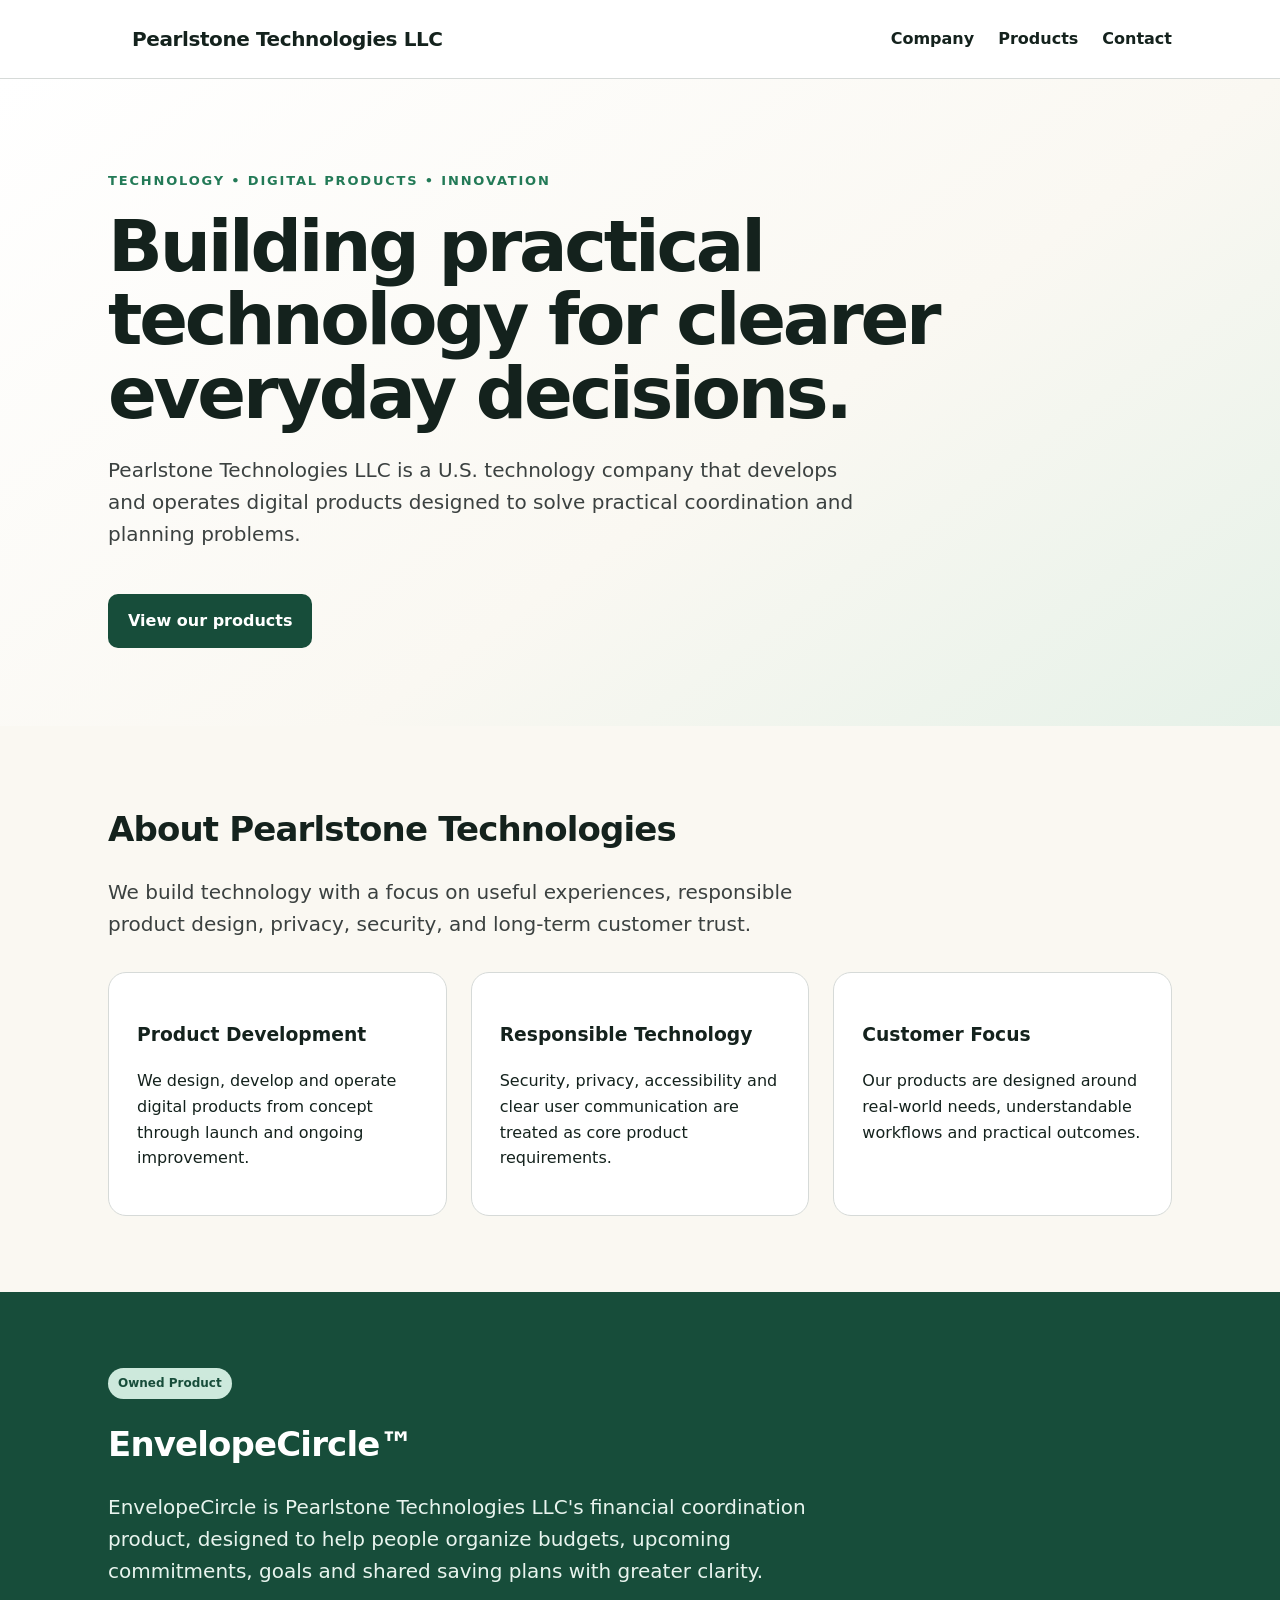
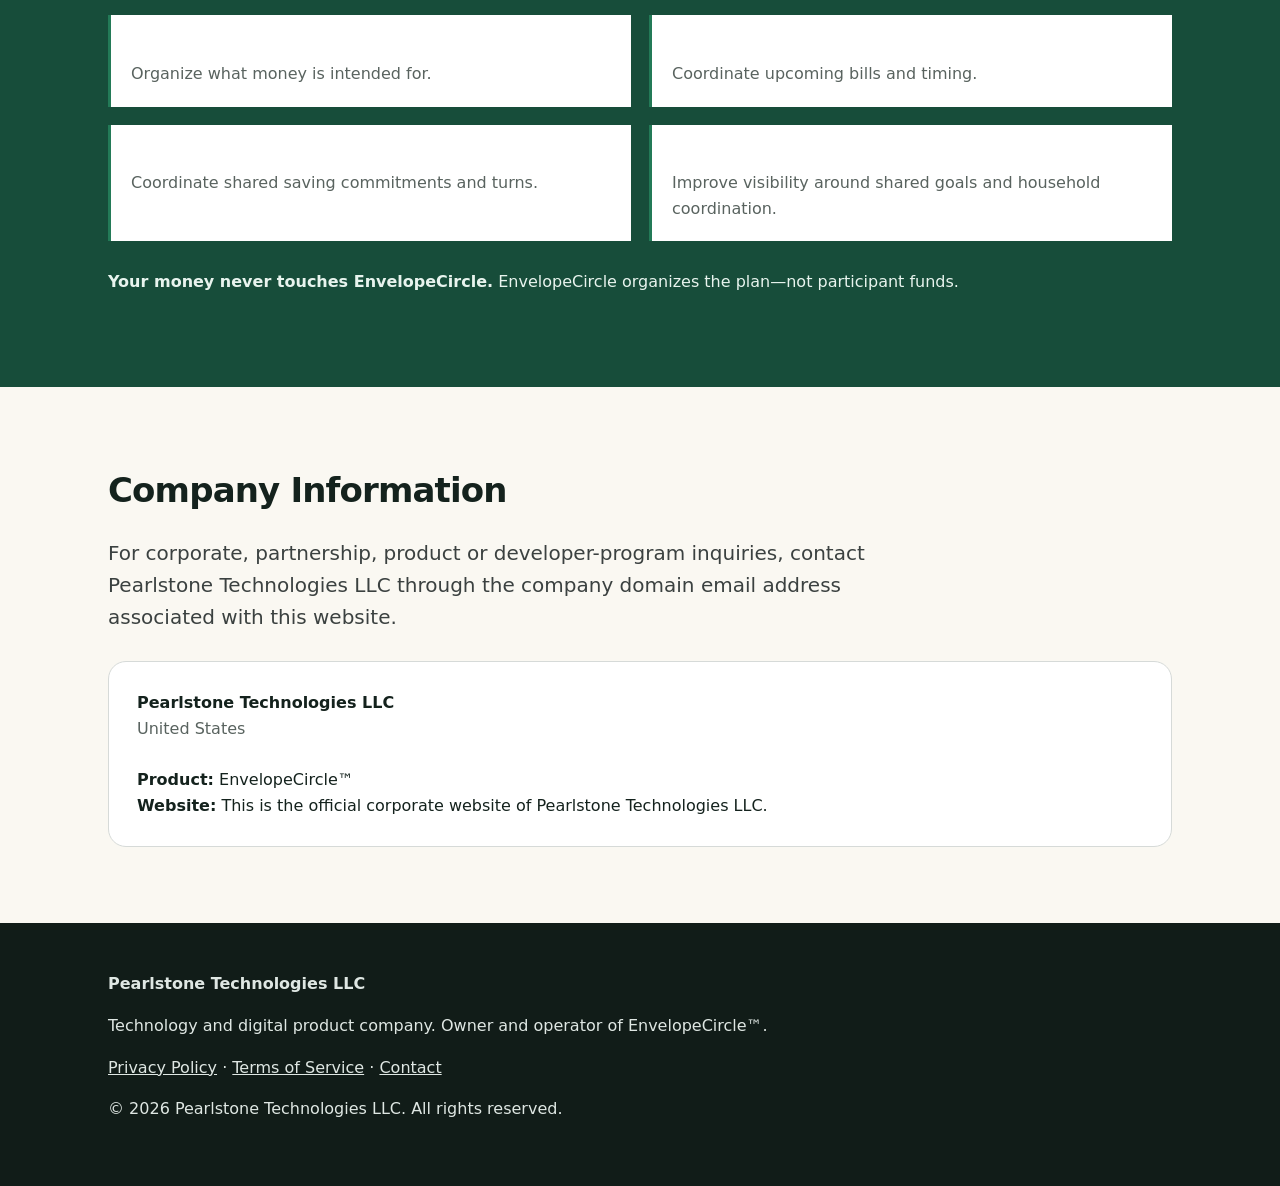
<file: index.html>
<!doctype html><html lang="en"><head><meta charset="utf-8"><meta name="viewport" content="width=device-width,initial-scale=1"><title>Pearlstone Technologies LLC | Technology & Digital Products</title><meta name="description" content="Pearlstone Technologies LLC develops and operates technology and digital products, including EnvelopeCircle, a financial coordination platform."><style>:root{--ink:#14221d;--green:#174d3a;--green2:#237a57;--mint:#cde9dc;--ivory:#faf8f2;--stone:#f1f3f2;--line:#d6dad8}*{box-sizing:border-box}body{margin:0;font-family:Inter,system-ui,-apple-system,Segoe UI,sans-serif;color:var(--ink);background:var(--ivory);line-height:1.6}a{color:var(--green2)}.wrap{max-width:1120px;margin:auto;padding:0 28px}header{border-bottom:1px solid var(--line);background:#fff}.nav{height:78px;display:flex;align-items:center;justify-content:space-between}.brand{font-weight:800;letter-spacing:-.02em;font-size:20px;color:var(--green);text-decoration:none}.nav a{margin-left:24px;text-decoration:none;color:var(--ink);font-weight:600}.hero{padding:92px 0 78px;background:linear-gradient(145deg,#fff 0%,var(--ivory) 58%,var(--mint) 150%)}.eyebrow{font-size:13px;text-transform:uppercase;letter-spacing:.14em;color:var(--green2);font-weight:800}h1{font-size:clamp(42px,7vw,72px);line-height:1.02;max-width:900px;letter-spacing:-.045em;margin:18px 0 24px}h2{font-size:34px;letter-spacing:-.025em;margin:0 0 16px}.lead{font-size:20px;max-width:760px;color:#3b4140}.btn{display:inline-block;margin-top:24px;background:var(--green);color:#fff;text-decoration:none;padding:14px 20px;border-radius:10px;font-weight:750}.section{padding:76px 0}.grid{display:grid;grid-template-columns:repeat(3,1fr);gap:24px}.card{background:#fff;border:1px solid var(--line);border-radius:18px;padding:28px}.product{background:var(--green);color:#fff}.product p{color:#e8f4ee}.pill{display:inline-block;background:var(--mint);color:var(--green);font-weight:800;padding:6px 10px;border-radius:999px;font-size:12px}.facts{display:grid;grid-template-columns:1fr 1fr;gap:18px;margin-top:28px}.fact{padding:20px;border-left:3px solid var(--green2);background:#fff}.muted{color:#59635f}footer{background:#111c18;color:#dfe7e3;padding:48px 0}footer a{color:#dfe7e3}@media(max-width:760px){.nav nav{display:none}.grid,.facts{grid-template-columns:1fr}.hero{padding-top:68px}}</style></head><body><header><div class="wrap nav"><a class="brand" href="#">Pearlstone Technologies LLC</a><nav><a href="#company">Company</a><a href="#products">Products</a><a href="#contact">Contact</a></nav></div></header><main><section class="hero"><div class="wrap"><div class="eyebrow">Technology • Digital Products • Innovation</div><h1>Building practical technology for clearer everyday decisions.</h1><p class="lead">Pearlstone Technologies LLC is a U.S. technology company that develops and operates digital products designed to solve practical coordination and planning problems.</p><a class="btn" href="#products">View our products</a></div></section><section id="company" class="section"><div class="wrap"><h2>About Pearlstone Technologies</h2><p class="lead">We build technology with a focus on useful experiences, responsible product design, privacy, security, and long-term customer trust.</p><div class="grid" style="margin-top:32px"><div class="card"><h3>Product Development</h3><p>We design, develop and operate digital products from concept through launch and ongoing improvement.</p></div><div class="card"><h3>Responsible Technology</h3><p>Security, privacy, accessibility and clear user communication are treated as core product requirements.</p></div><div class="card"><h3>Customer Focus</h3><p>Our products are designed around real-world needs, understandable workflows and practical outcomes.</p></div></div></div></section><section id="products" class="section product"><div class="wrap"><span class="pill">Owned Product</span><h2 style="margin-top:18px">EnvelopeCircle™</h2><p class="lead" style="color:#e8f4ee">EnvelopeCircle is Pearlstone Technologies LLC's financial coordination product, designed to help people organize budgets, upcoming commitments, goals and shared saving plans with greater clarity.</p><div class="facts"><div class="fact"><strong>Buckets</strong><br><span class="muted">Organize what money is intended for.</span></div><div class="fact"><strong>Payment Windows</strong><br><span class="muted">Coordinate upcoming bills and timing.</span></div><div class="fact"><strong>Circles</strong><br><span class="muted">Coordinate shared saving commitments and turns.</span></div><div class="fact"><strong>Shared Planning</strong><br><span class="muted">Improve visibility around shared goals and household coordination.</span></div></div><p style="margin-top:28px"><strong>Your money never touches EnvelopeCircle.</strong> EnvelopeCircle organizes the plan—not participant funds.</p></div></section><section id="contact" class="section"><div class="wrap"><h2>Company Information</h2><p class="lead">For corporate, partnership, product or developer-program inquiries, contact Pearlstone Technologies LLC through the company domain email address associated with this website.</p><div class="card" style="margin-top:28px"><strong>Pearlstone Technologies LLC</strong><br><span class="muted">United States</span><br><br><strong>Product:</strong> EnvelopeCircle™<br><strong>Website:</strong> This is the official corporate website of Pearlstone Technologies LLC.</div></div></section></main><footer><div class="wrap"><strong>Pearlstone Technologies LLC</strong><p>Technology and digital product company. Owner and operator of EnvelopeCircle™.</p><p><a href="/privacy/">Privacy Policy</a> · <a href="/terms/">Terms of Service</a> · <a href="mailto:ikenna@pearlstonetechnologies.com">Contact</a></p><p>© 2026 Pearlstone Technologies LLC. All rights reserved.</p></div></footer></body></html>
</file>
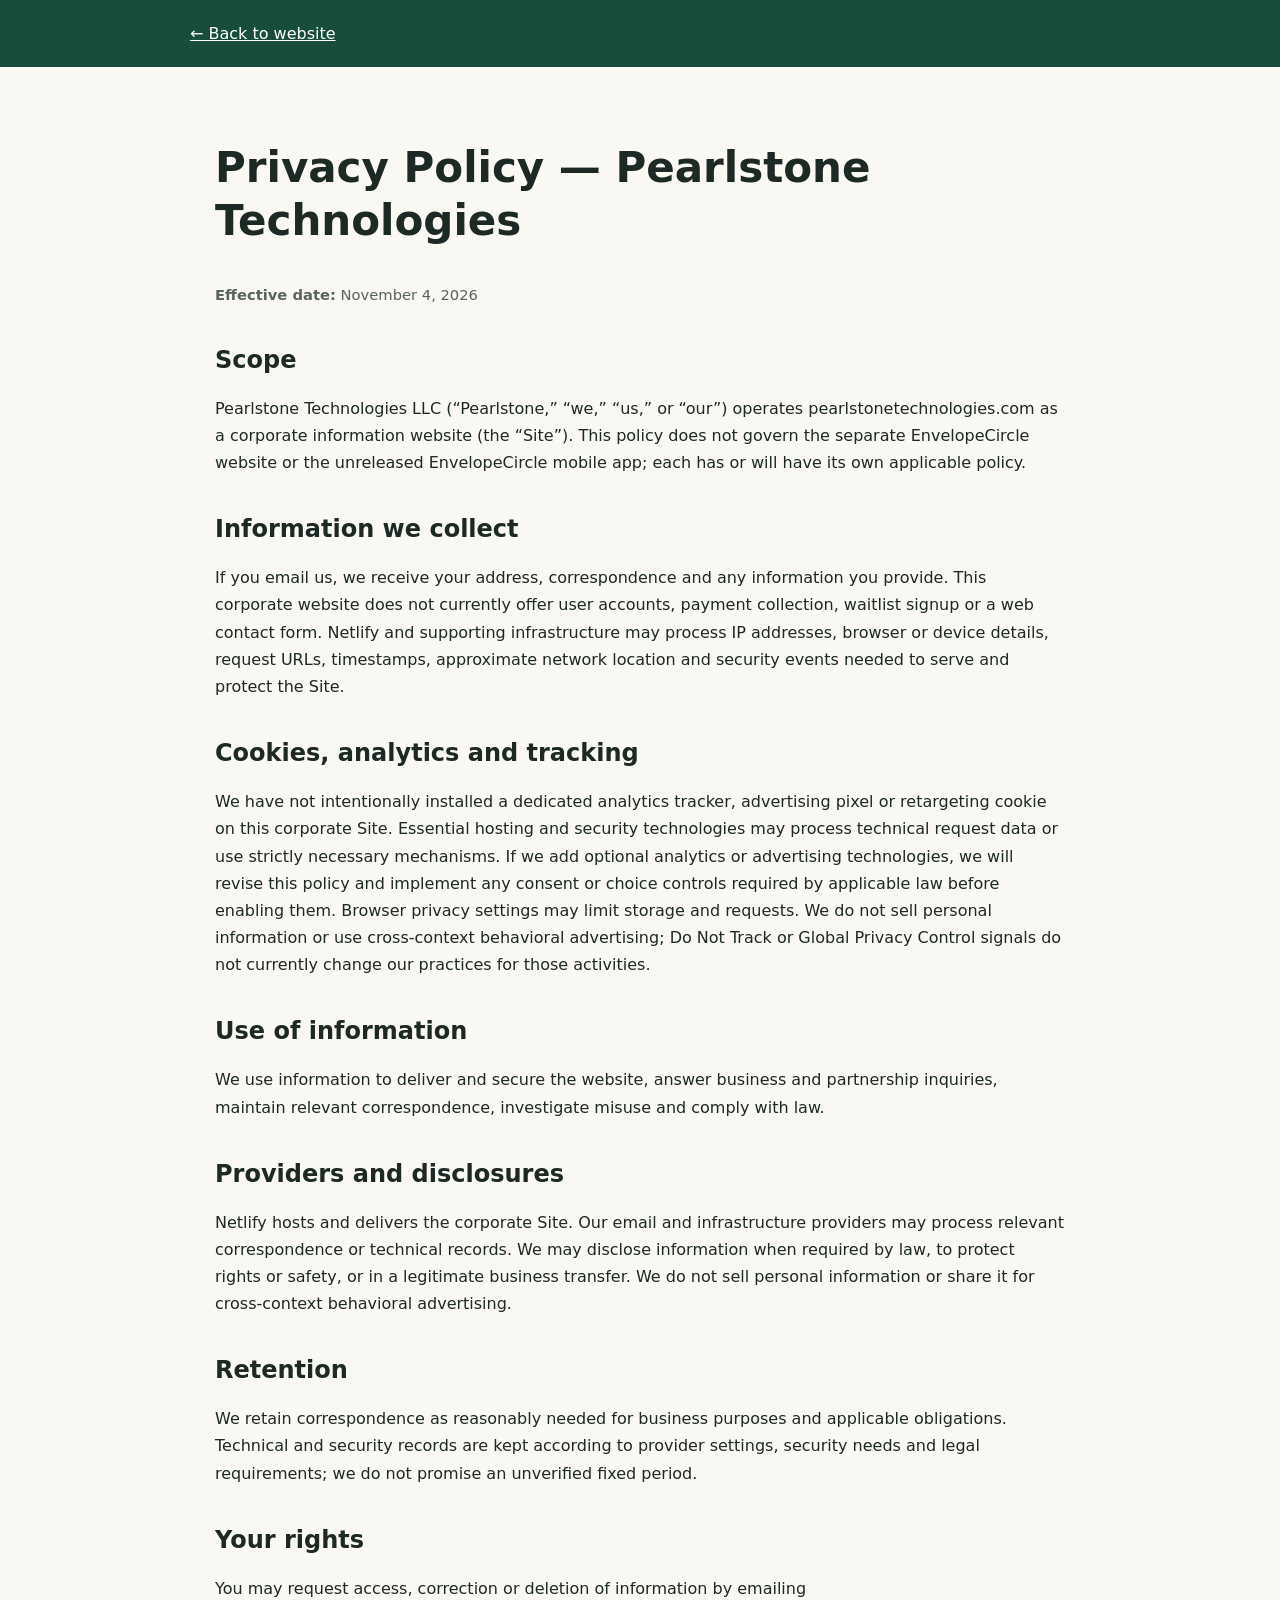
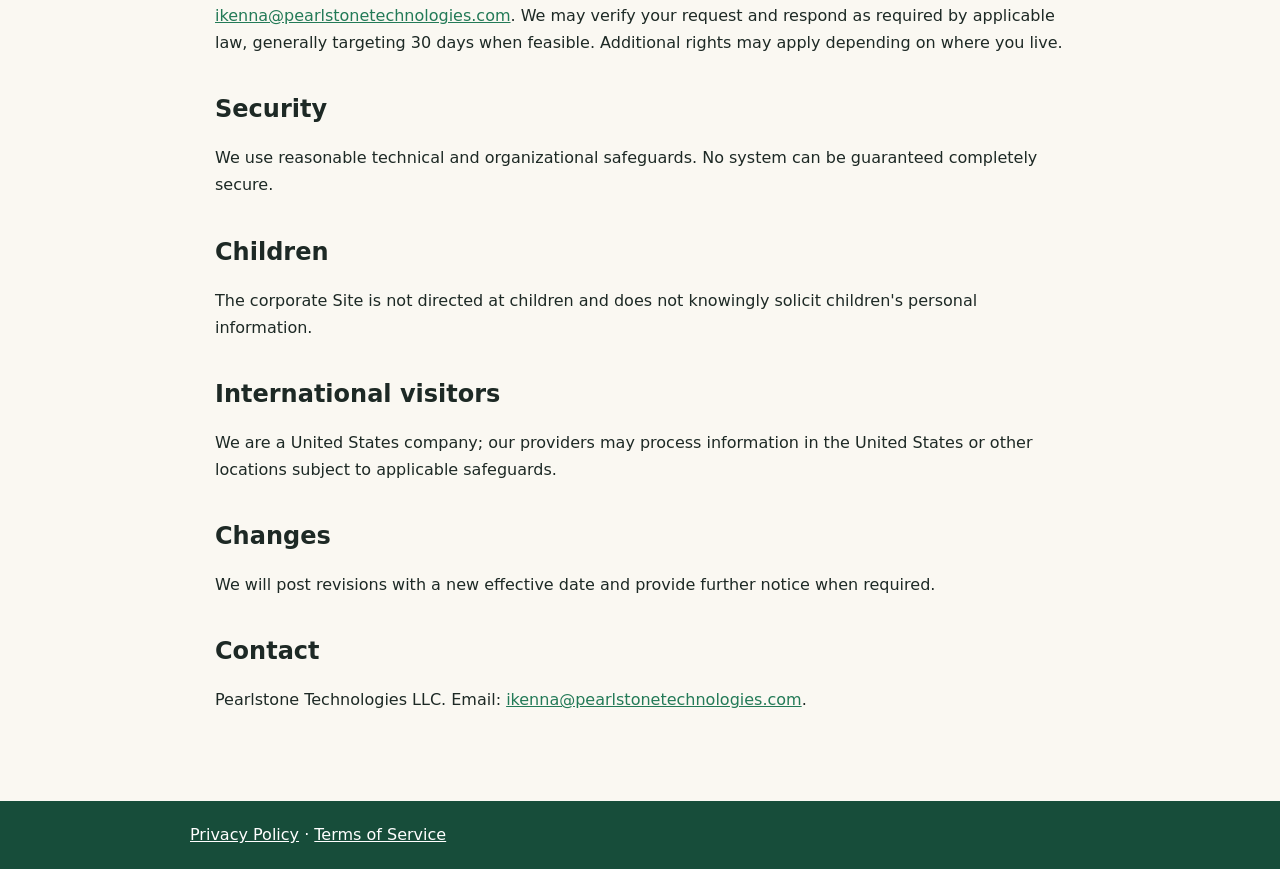
<file: privacy/index.html>
<!doctype html>
<html lang="en"><head><meta charset="utf-8"><meta name="viewport" content="width=device-width, initial-scale=1"><meta name="robots" content="index,follow"><meta name="description" content="Privacy Policy for the Pearlstone Technologies website."><title>Privacy Policy | Pearlstone Technologies</title><link rel="stylesheet" href="/legal.css"></head>
<body><header><a href="/">← Back to website</a></header><main><article><h1>Privacy Policy — Pearlstone Technologies</h1><p class="small"><strong>Effective date:</strong> November 4, 2026</p>
<h2>Scope</h2>
<p>Pearlstone Technologies LLC (“Pearlstone,” “we,” “us,” or “our”) operates pearlstonetechnologies.com as a corporate information website (the “Site”). This policy does not govern the separate EnvelopeCircle website or the unreleased EnvelopeCircle mobile app; each has or will have its own applicable policy.</p>
<h2>Information we collect</h2>
<p>If you email us, we receive your address, correspondence and any information you provide. This corporate website does not currently offer user accounts, payment collection, waitlist signup or a web contact form. Netlify and supporting infrastructure may process IP addresses, browser or device details, request URLs, timestamps, approximate network location and security events needed to serve and protect the Site.</p>
<h2>Cookies, analytics and tracking</h2>
<p>We have not intentionally installed a dedicated analytics tracker, advertising pixel or retargeting cookie on this corporate Site. Essential hosting and security technologies may process technical request data or use strictly necessary mechanisms. If we add optional analytics or advertising technologies, we will revise this policy and implement any consent or choice controls required by applicable law before enabling them. Browser privacy settings may limit storage and requests. We do not sell personal information or use cross-context behavioral advertising; Do Not Track or Global Privacy Control signals do not currently change our practices for those activities.</p>
<h2>Use of information</h2>
<p>We use information to deliver and secure the website, answer business and partnership inquiries, maintain relevant correspondence, investigate misuse and comply with law.</p>
<h2>Providers and disclosures</h2>
<p>Netlify hosts and delivers the corporate Site. Our email and infrastructure providers may process relevant correspondence or technical records. We may disclose information when required by law, to protect rights or safety, or in a legitimate business transfer. We do not sell personal information or share it for cross-context behavioral advertising.</p>
<h2>Retention</h2>
<p>We retain correspondence as reasonably needed for business purposes and applicable obligations. Technical and security records are kept according to provider settings, security needs and legal requirements; we do not promise an unverified fixed period.</p>
<h2>Your rights</h2>
<p>You may request access, correction or deletion of information by emailing <a href="mailto:ikenna@pearlstonetechnologies.com">ikenna@pearlstonetechnologies.com</a>. We may verify your request and respond as required by applicable law, generally targeting 30 days when feasible. Additional rights may apply depending on where you live.</p>
<h2>Security</h2>
<p>We use reasonable technical and organizational safeguards. No system can be guaranteed completely secure.</p>
<h2>Children</h2>
<p>The corporate Site is not directed at children and does not knowingly solicit children's personal information.</p>
<h2>International visitors</h2>
<p>We are a United States company; our providers may process information in the United States or other locations subject to applicable safeguards.</p>
<h2>Changes</h2>
<p>We will post revisions with a new effective date and provide further notice when required.</p>
<h2>Contact</h2>
<p>Pearlstone Technologies LLC. Email: <a href="mailto:ikenna@pearlstonetechnologies.com">ikenna@pearlstonetechnologies.com</a>.</p>
</article></main><footer><a href="/privacy/">Privacy Policy</a> · <a href="/terms/">Terms of Service</a></footer></body></html>
</file>
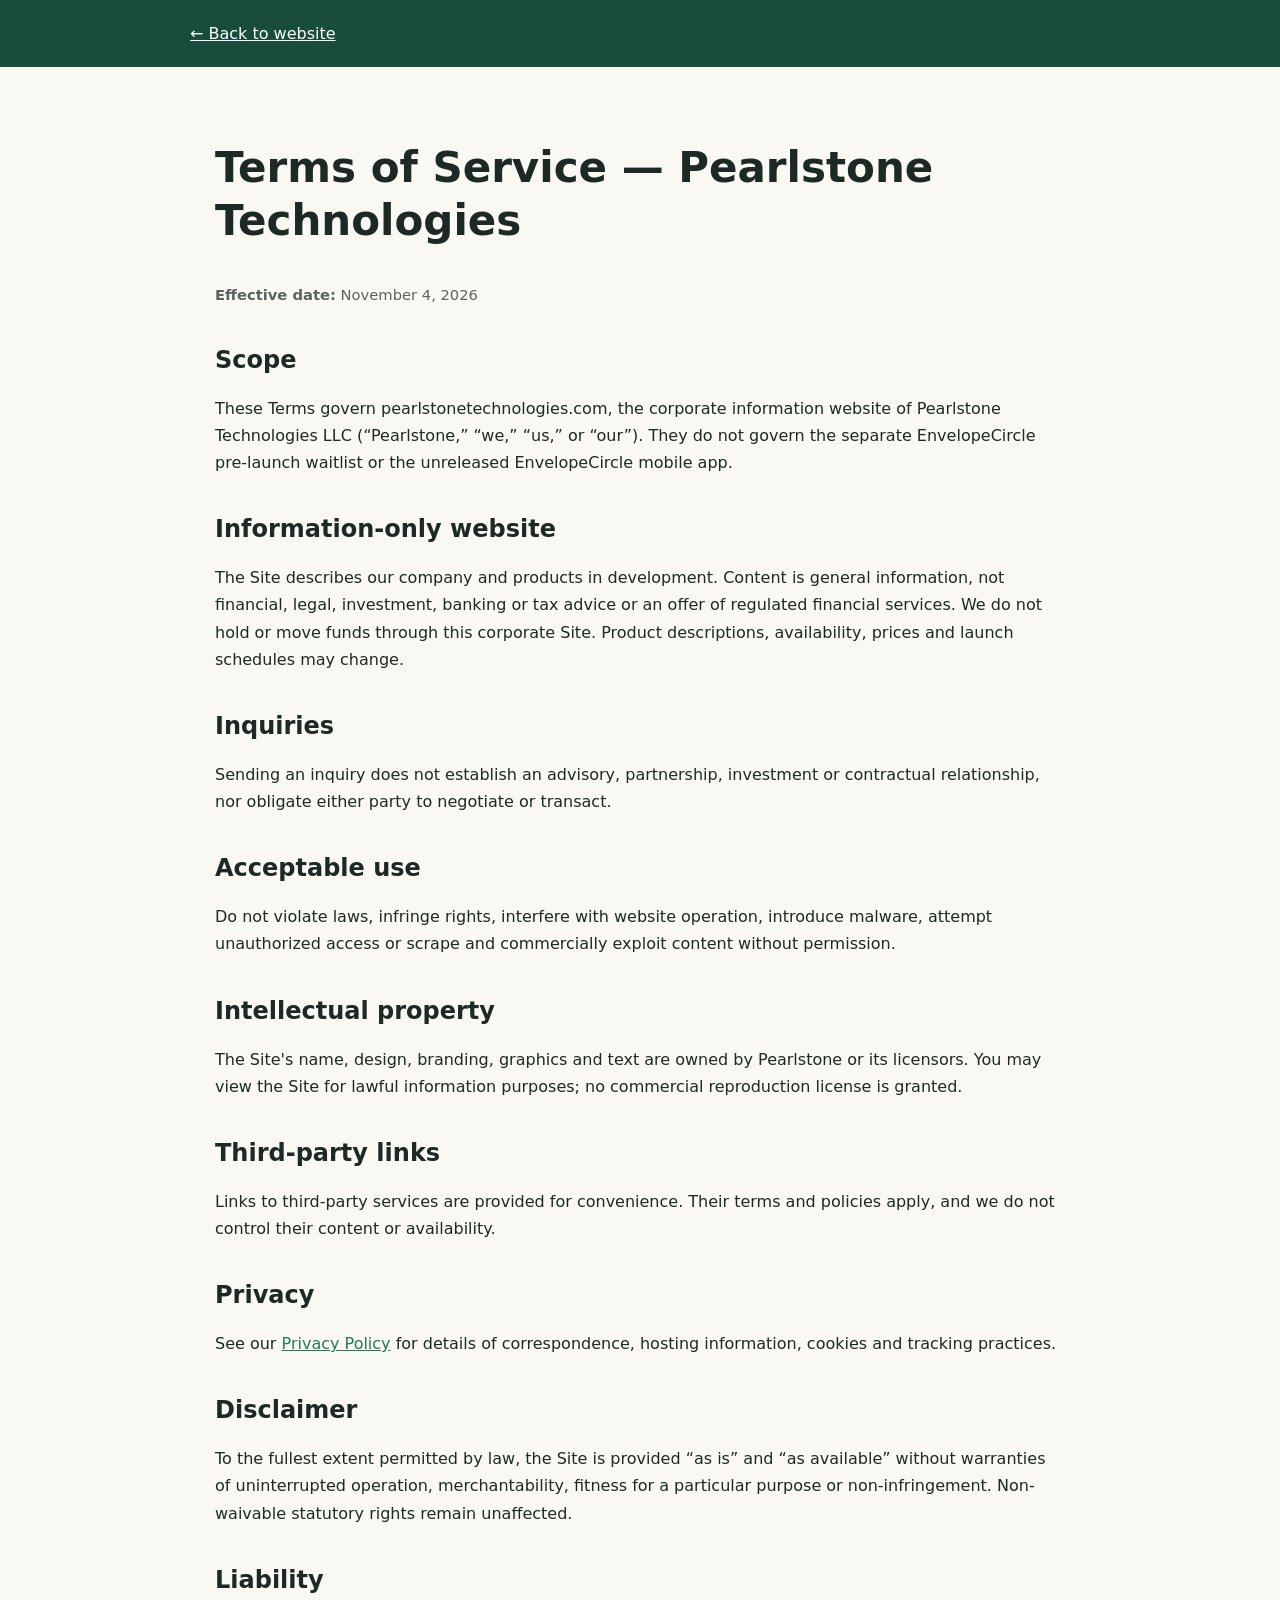
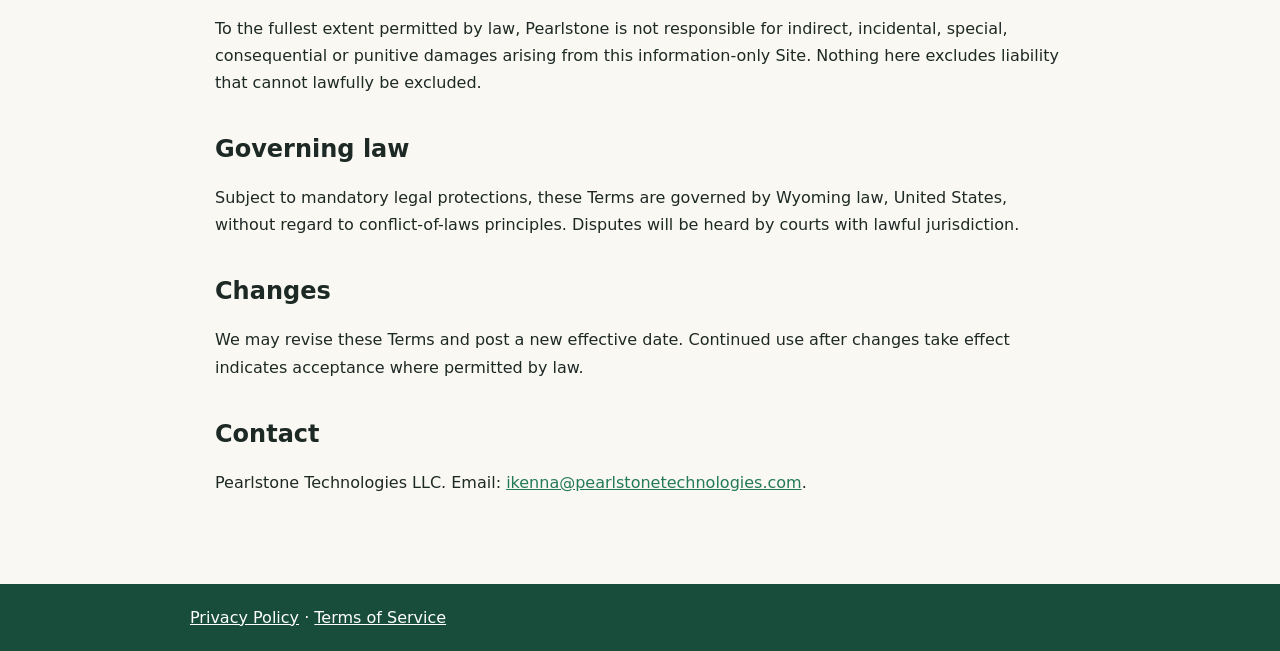
<file: terms/index.html>
<!doctype html>
<html lang="en"><head><meta charset="utf-8"><meta name="viewport" content="width=device-width, initial-scale=1"><meta name="robots" content="index,follow"><meta name="description" content="Terms of Service for the Pearlstone Technologies website."><title>Terms of Service | Pearlstone Technologies</title><link rel="stylesheet" href="/legal.css"></head>
<body><header><a href="/">← Back to website</a></header><main><article><h1>Terms of Service — Pearlstone Technologies</h1><p class="small"><strong>Effective date:</strong> November 4, 2026</p>
<h2>Scope</h2>
<p>These Terms govern pearlstonetechnologies.com, the corporate information website of Pearlstone Technologies LLC (“Pearlstone,” “we,” “us,” or “our”). They do not govern the separate EnvelopeCircle pre-launch waitlist or the unreleased EnvelopeCircle mobile app.</p>
<h2>Information-only website</h2>
<p>The Site describes our company and products in development. Content is general information, not financial, legal, investment, banking or tax advice or an offer of regulated financial services. We do not hold or move funds through this corporate Site. Product descriptions, availability, prices and launch schedules may change.</p>
<h2>Inquiries</h2>
<p>Sending an inquiry does not establish an advisory, partnership, investment or contractual relationship, nor obligate either party to negotiate or transact.</p>
<h2>Acceptable use</h2>
<p>Do not violate laws, infringe rights, interfere with website operation, introduce malware, attempt unauthorized access or scrape and commercially exploit content without permission.</p>
<h2>Intellectual property</h2>
<p>The Site's name, design, branding, graphics and text are owned by Pearlstone or its licensors. You may view the Site for lawful information purposes; no commercial reproduction license is granted.</p>
<h2>Third-party links</h2>
<p>Links to third-party services are provided for convenience. Their terms and policies apply, and we do not control their content or availability.</p>
<h2>Privacy</h2>
<p>See our <a href="/privacy/">Privacy Policy</a> for details of correspondence, hosting information, cookies and tracking practices.</p>
<h2>Disclaimer</h2>
<p>To the fullest extent permitted by law, the Site is provided “as is” and “as available” without warranties of uninterrupted operation, merchantability, fitness for a particular purpose or non-infringement. Non-waivable statutory rights remain unaffected.</p>
<h2>Liability</h2>
<p>To the fullest extent permitted by law, Pearlstone is not responsible for indirect, incidental, special, consequential or punitive damages arising from this information-only Site. Nothing here excludes liability that cannot lawfully be excluded.</p>
<h2>Governing law</h2>
<p>Subject to mandatory legal protections, these Terms are governed by Wyoming law, United States, without regard to conflict-of-laws principles. Disputes will be heard by courts with lawful jurisdiction.</p>
<h2>Changes</h2>
<p>We may revise these Terms and post a new effective date. Continued use after changes take effect indicates acceptance where permitted by law.</p>
<h2>Contact</h2>
<p>Pearlstone Technologies LLC. Email: <a href="mailto:ikenna@pearlstonetechnologies.com">ikenna@pearlstonetechnologies.com</a>.</p>
</article></main><footer><a href="/privacy/">Privacy Policy</a> · <a href="/terms/">Terms of Service</a></footer></body></html>
</file>
<file: legal.css>
:root{font-family:Inter,system-ui,-apple-system,Segoe UI,sans-serif;background:#faf8f2;color:#1d2925;line-height:1.7}body{margin:0}header,footer{padding:20px max(24px,calc((100vw - 900px)/2));background:#174d3a;color:#fff}header a,footer a{color:#fff}main{max-width:850px;margin:auto;padding:40px 24px 72px}h1,h2{line-height:1.25}h1{font-size:clamp(30px,5vw,42px)}h2{margin-top:38px}a{color:#237a57}li{margin:7px 0}article{overflow-wrap:anywhere}.small{font-size:.92rem;color:#59635f}
</file>
